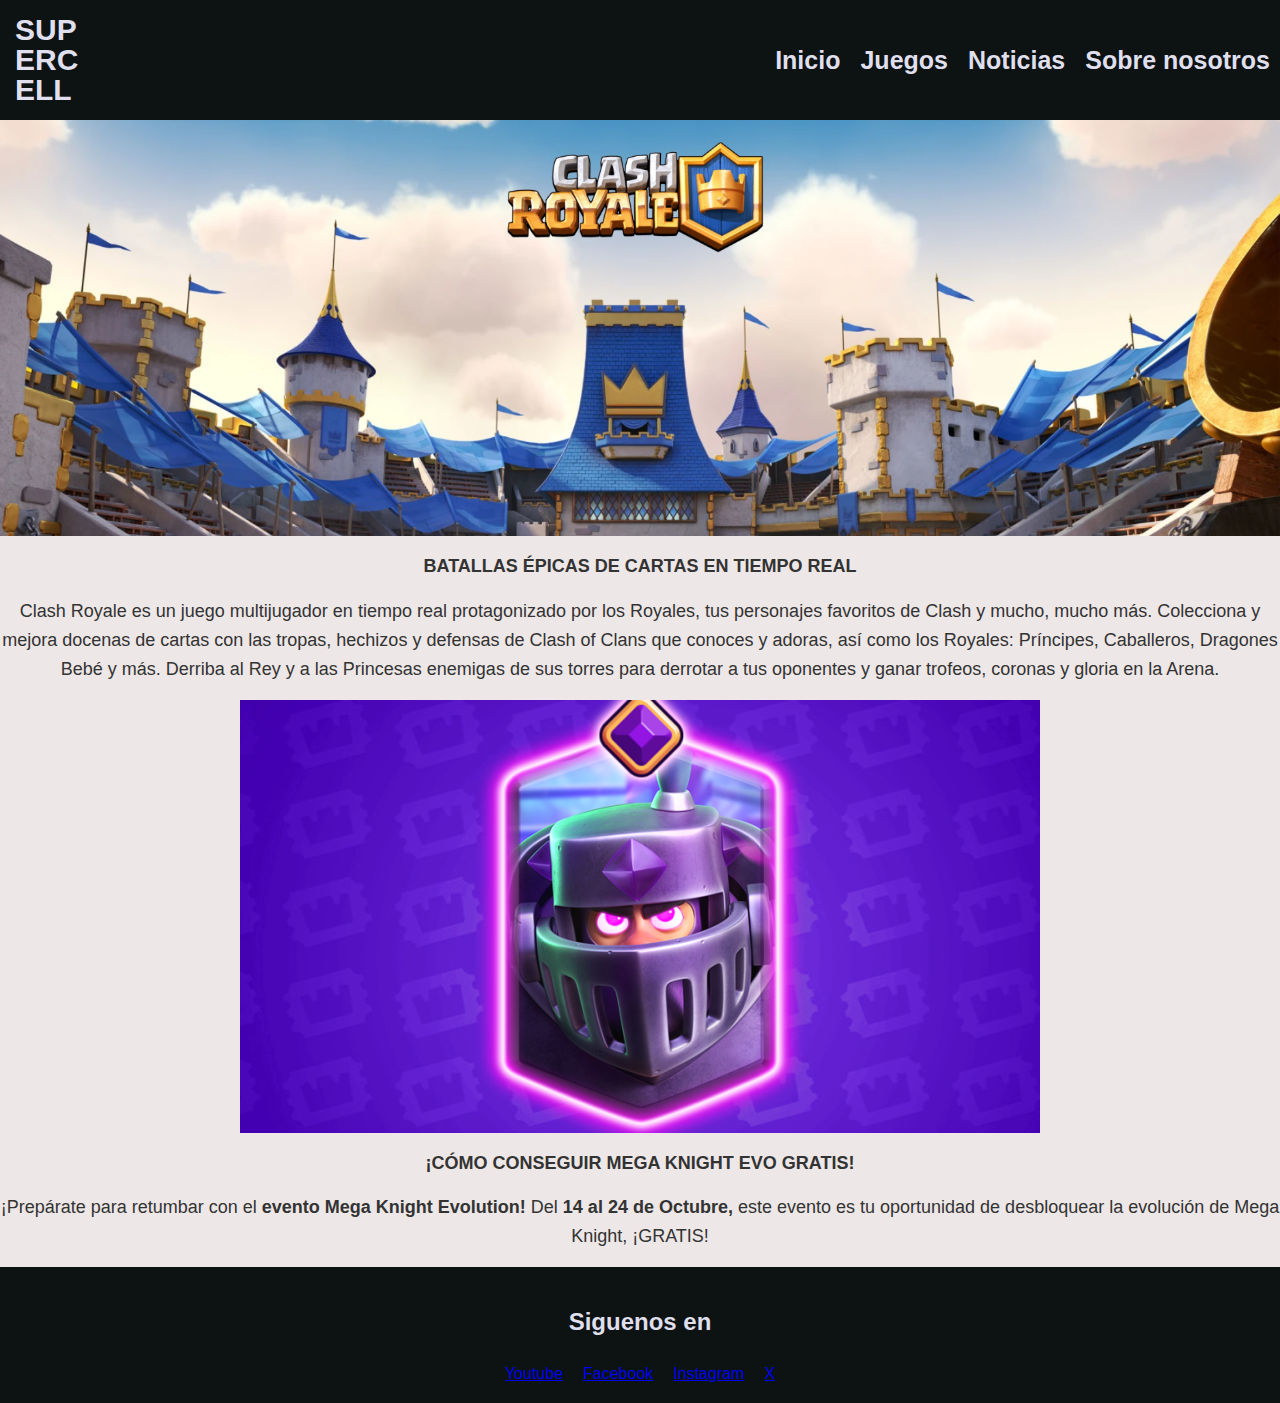
<file: pages/index.html>
<!DOCTYPE html>
<html lang="es">

<head>
    <meta charset="UTF-8">
    <meta name="viewport" content="width=device-width, initial-scale=1.0">
    <link rel="stylesheet" href="../CSS/style.css">
    <title>Clash Royale</title>

</head>

<body>
    <header>
        <h1>SUP<br>ERC<br>ELL</h1>
        <nav>
            <ul>
                <li><a href="../pages/index.html">Inicio</a></li>
                <li><a href="../pages/juegos.html">Juegos</a></li>
                <li><a href="../pages/noticias.html">Noticias</a></li>
                <li><a href="../pages/sobrenosotros.html">Sobre nosotros</a></li>
            </ul>
        </nav>
    </header>
    <main>
        <section>
            <img src="../img/Captura de pantalla 2024-09-24 193025.png" alt="">
            <p><strong>BATALLAS ÉPICAS DE CARTAS EN TIEMPO REAL</strong></p>
            <p>Clash Royale es un juego multijugador en tiempo real protagonizado por los Royales, tus personajes
                favoritos de Clash y mucho, mucho más. Colecciona y mejora docenas de cartas con las tropas, hechizos y
                defensas de Clash of Clans que conoces y adoras, así como los Royales: Príncipes, Caballeros, Dragones
                Bebé y más. Derriba al Rey y a las Princesas enemigas de sus torres para derrotar a tus oponentes y
                ganar trofeos, coronas y gloria en la Arena.</p>
            <img src="../img/Untitled-1.webp" alt="">

            <p><strong>¡CÓMO CONSEGUIR MEGA KNIGHT EVO GRATIS!</strong></p>

            <p>¡Prepárate para retumbar con el <strong>evento Mega Knight Evolution!</strong> Del <strong>14 al 24 de
                    Octubre,</strong> este evento es tu
                oportunidad de desbloquear la evolución de Mega Knight, ¡GRATIS!</p>
        </section>
    </main>
    <footer>
        <h2>Siguenos en </h2>
        <ul>
            <li><a href="https://www.youtube.com/supercell">Youtube</a></li>
            <li><a href="https://www.facebook.com/supercell">Facebook</a></li>
            <li><a href="https://www.instagram.com/supercell/">Instagram</a></li>
            <li><a href="https://x.com/supercell">X</a></li>

        </ul>
    </footer>
</body>

</html>
</file>
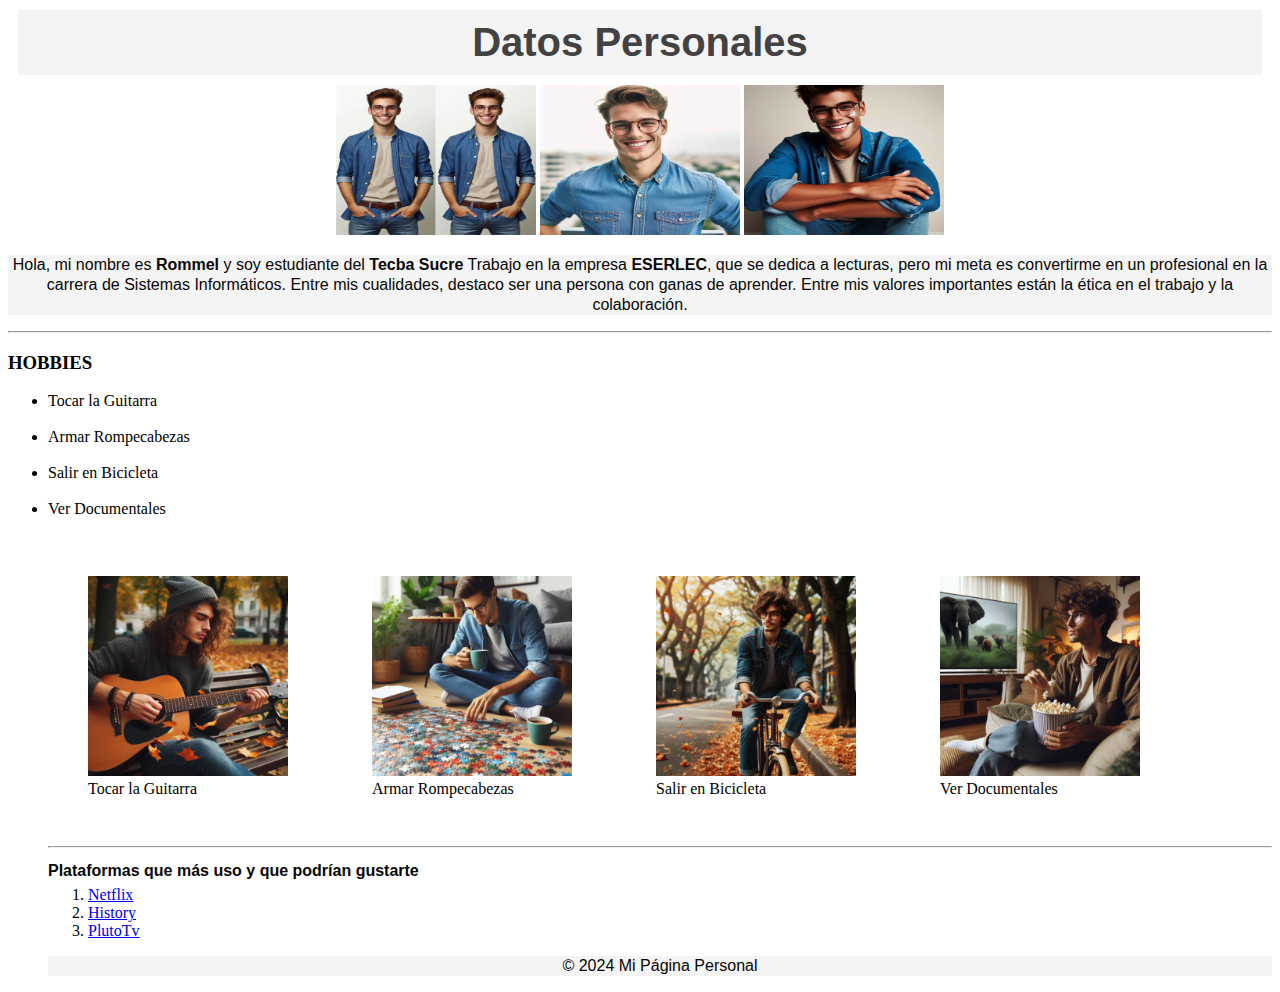
<file: 1 parcial/Mi página personal.html>
<!DOCTYPE html>
<html lang="es">

<head>
    <meta charset="UTF-8">
    <meta name="viewport" content="width=device-width, initial-scale=1.0">
    <link rel="stylesheet" href="CCS/style.css">
    <title>Datos Personales</title>

</head>

<body>
    <h1>Datos Personales</h1>

    <center>
        <img src="Foto1.jpeg" alt="imagen 2" width="200
        " height="150">
        <img src="Foto2.jpeg" alt="imagen 1" width="200
    " height="150">
        <img src="Foto3.jpeg" alt="imagen 3" width="200
            " height="150">
    </center>


    <p>Hola, mi nombre es <strong>Rommel</strong> y soy estudiante del <strong>Tecba Sucre</strong> Trabajo en la
        empresa <strong>ESERLEC</strong>, que se dedica a
        lecturas, pero mi meta es convertirme en un profesional en la carrera de Sistemas Informáticos. Entre mis
        cualidades, destaco ser una persona con ganas de aprender. Entre mis valores importantes están la ética en el
        trabajo y la colaboración.
    </p>
    <hr>
    <h3>HOBBIES</h3>

    </ul>

    <ul>
        <li>Tocar la Guitarra</li><br>
        <li>Armar Rompecabezas</li><br>
        <li>Salir en Bicicleta</li><br>
        <li>Ver Documentales</li><br>


        <figure>
            <img src="Foto4.jpeg" alt="imagen 4" width="200">
            <figcaption>Tocar la Guitarra</figcaption>
        </figure>
        <figure>
            <img src="Foto5.jpeg" alt="imagen 5" width="200">
            <figcaption>Armar Rompecabezas</figcaption>
        </figure>
        <figure>
            <img src="Foto6.jpeg" alt="imagen 6" width="200">
            <figcaption>Salir en Bicicleta</figcaption>
        </figure>
        <figure>
            <img src="Foto7.jpeg" alt="imagen 7" width="200">
            <figcaption>Ver Documentales</figcaption>
        </figure>


        <hr>
        <strong>
            <p1>Plataformas que más uso y que podrían gustarte</p2>
        </strong>
        <ol>
            <li> <a href="https://www.netflix.com/">
                    Netflix </a></li>
            <li><a href=https://www.youtube.com/results?search_query=history+channel+en+espa%C3%B1ol">
                    History </a></li>
            <li><a href="https://pluto.tv/latam/live-tv">
                    PlutoTv </a></li>
        </ol>
        <p>© 2024 Mi Página Personal</p>


</body>

</html>
</file>
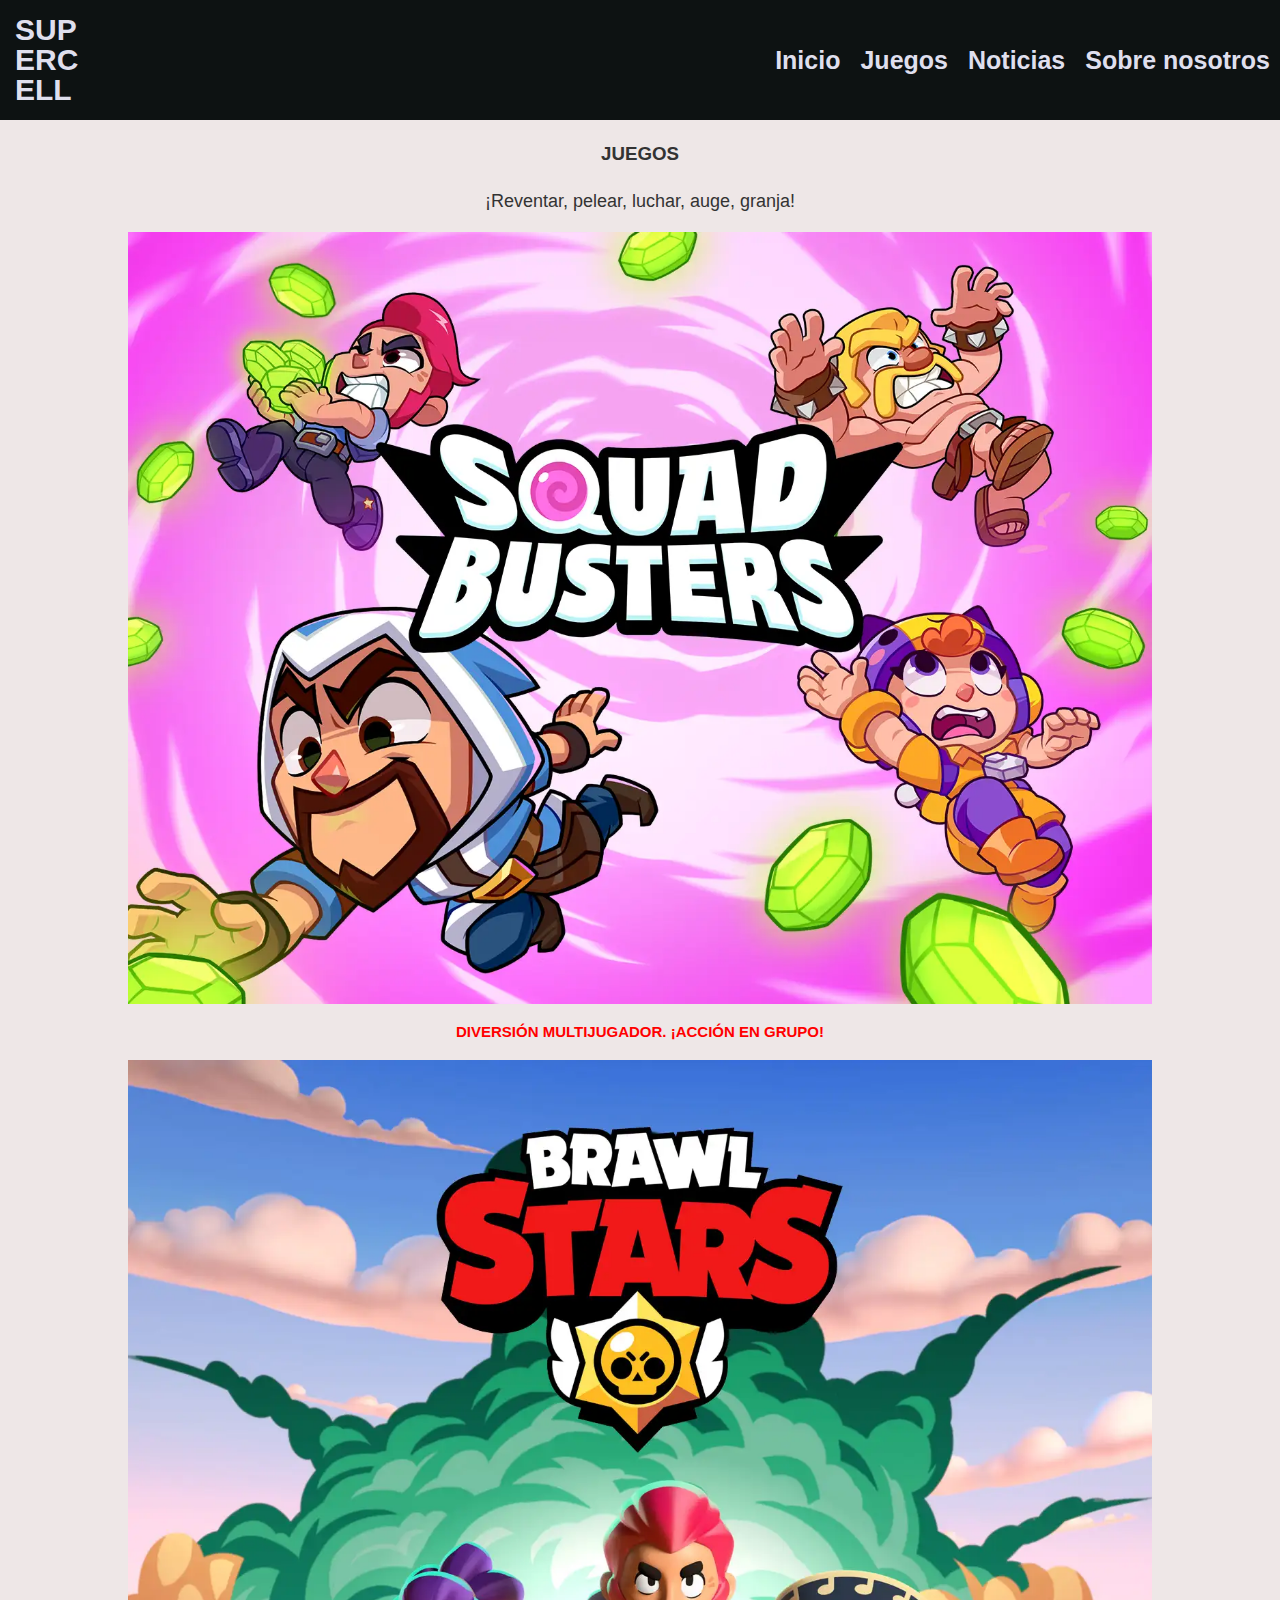
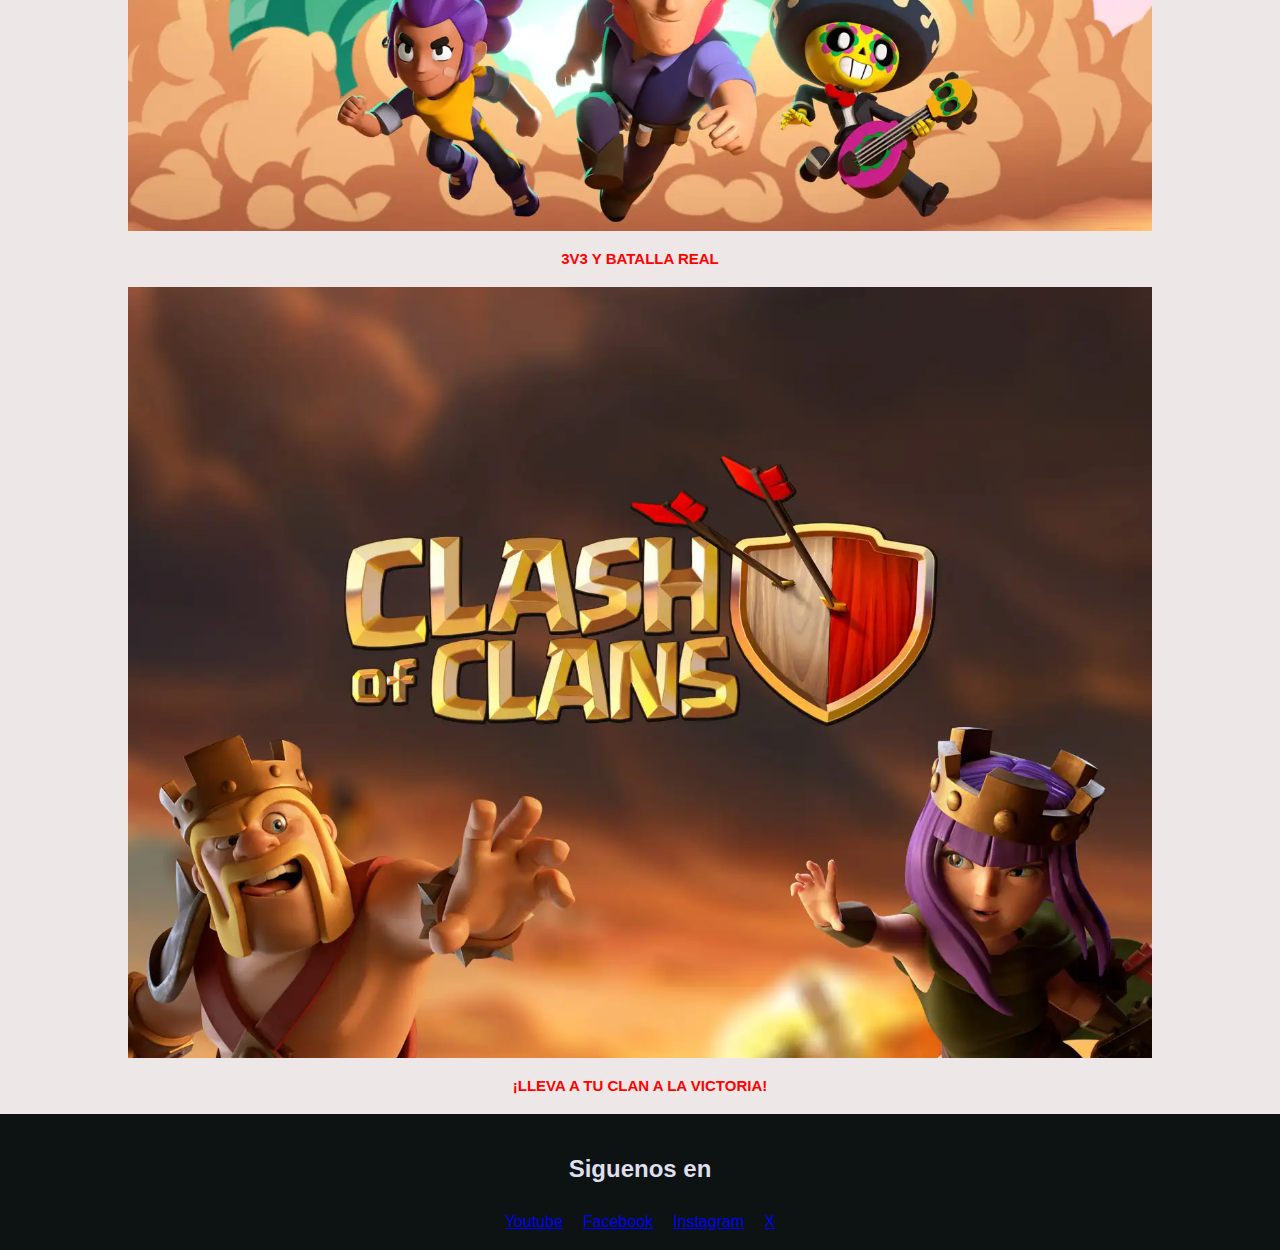
<file: pages/juegos.html>
<!DOCTYPE html>
<html lang="es">

<head>
    <meta charset="UTF-8">
    <meta name="viewport" content="width=device-width, initial-scale=1.0">
    <link rel="stylesheet" href="../CSS/style.css">
    <title>Clash Royale</title>

</head>

<body>
    <header>
        <h1>SUP<br>ERC<br>ELL</h1>
        <nav>
            <ul>
                <li><a href="../pages/index.html">Inicio</a></li>
                <li><a href="../pages/juegos.html">Juegos</a></li>
                <li><a href="../pages/noticias.html">Noticias</a></li>
                <li><a href="../pages/sobrenosotros.html">Sobre nosotros</a></li>
            </ul>
        </nav>
    </header>
    <main>
        <section>
            <center>
                <strong>
                    <h3><strong>JUEGOS</strong></h3>
                </strong>
                <p>¡Reventar, pelear, luchar, auge, granja!</p>
            </center>
        </section>
        <section class="contenido">
            <img src="../img/squadbusters..webp" alt="">
            <strong>
                <p>DIVERSIÓN MULTIJUGADOR. ¡ACCIÓN EN GRUPO!</p>
            </strong>
        </section>
        <section class="contenido">
            <img src="../img/brawlstars..webp" alt="">
            <strong>
                <p>3V3 Y BATALLA REAL</p>
            </strong>
        </section>
        <section class="contenido">
            <img src="../img/clashofclans..webp" alt="">
            <strong>
                <p>¡LLEVA A TU CLAN A LA VICTORIA!</p>
            </strong>
        </section>
    </main>
    <footer>
        <h2>Siguenos en </h2>
        <ul>
            <li><a href="https://www.youtube.com/supercell">Youtube</a></li>
            <li><a href="https://www.facebook.com/supercell">Facebook</a></li>
            <li><a href="https://www.instagram.com/supercell/">Instagram</a></li>
            <li><a href="https://x.com/supercell">X</a></li>

        </ul>
    </footer>
</body>

</html>
</file>
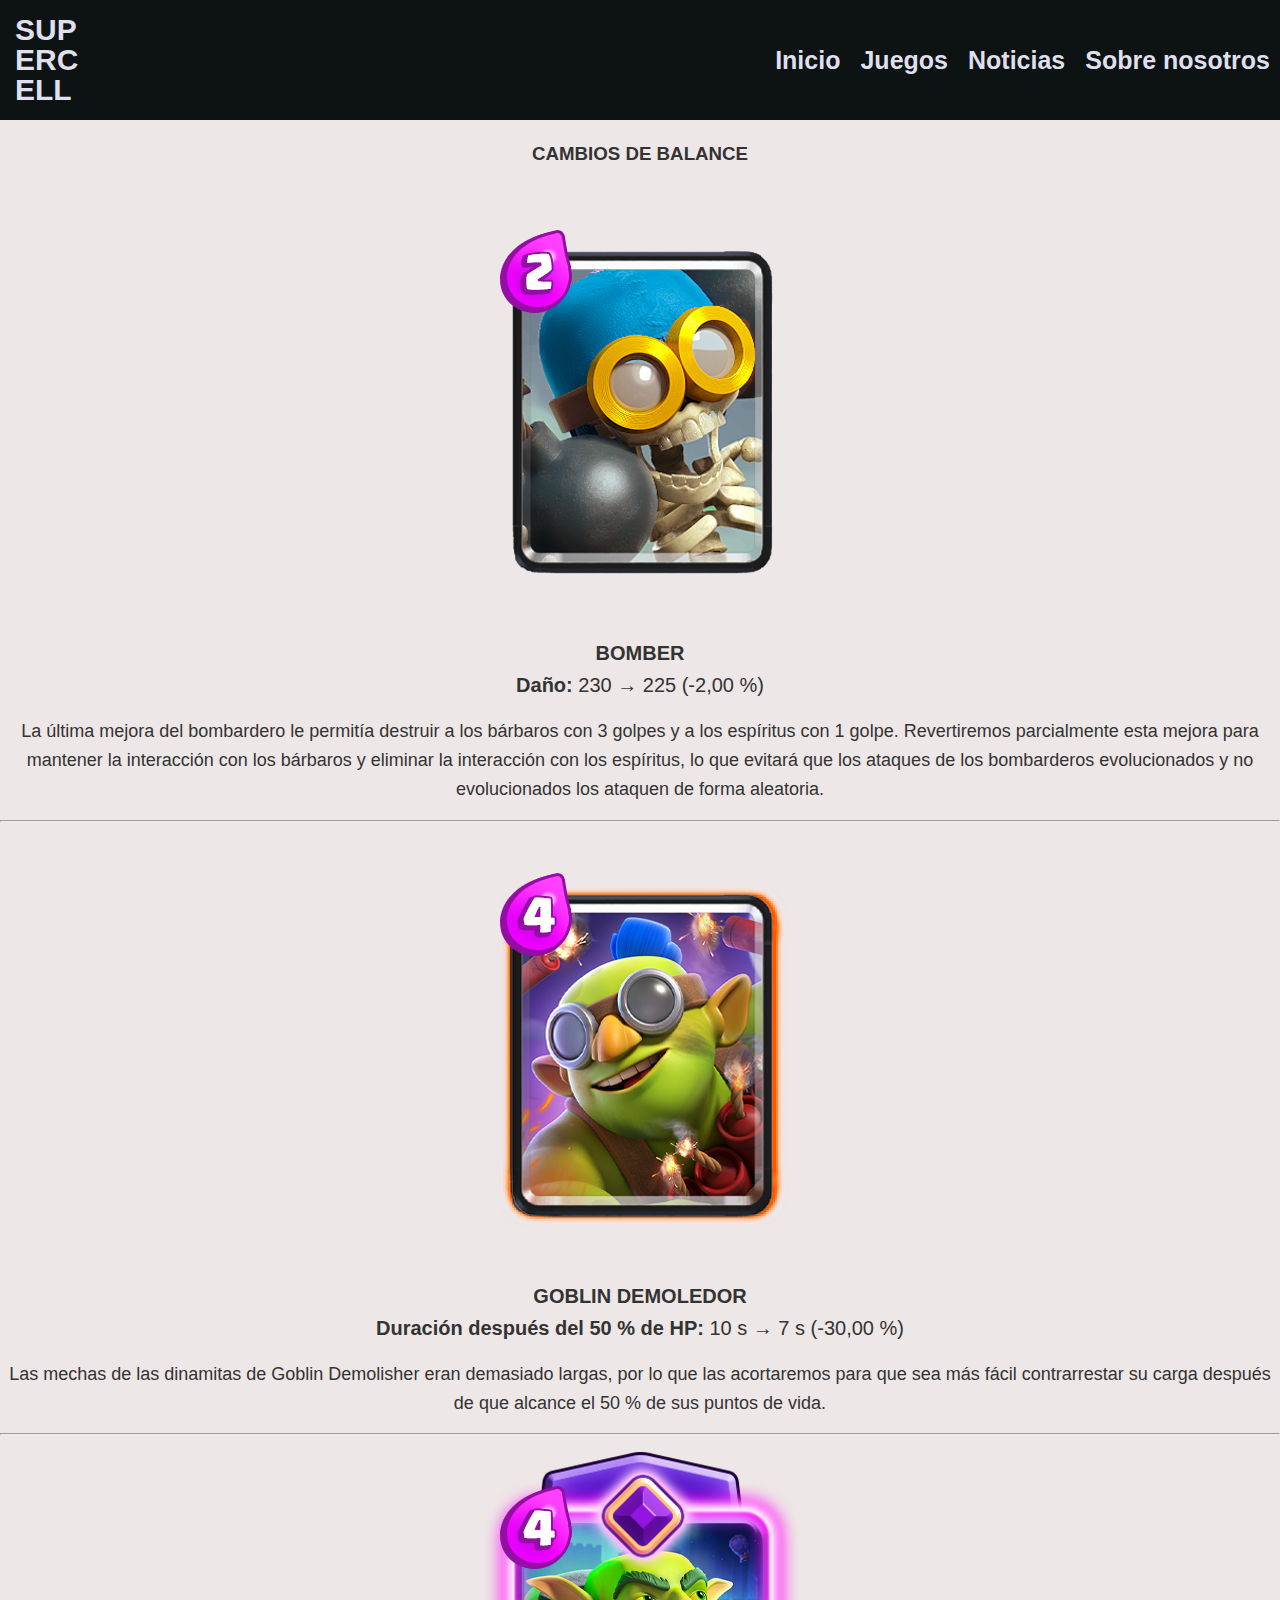
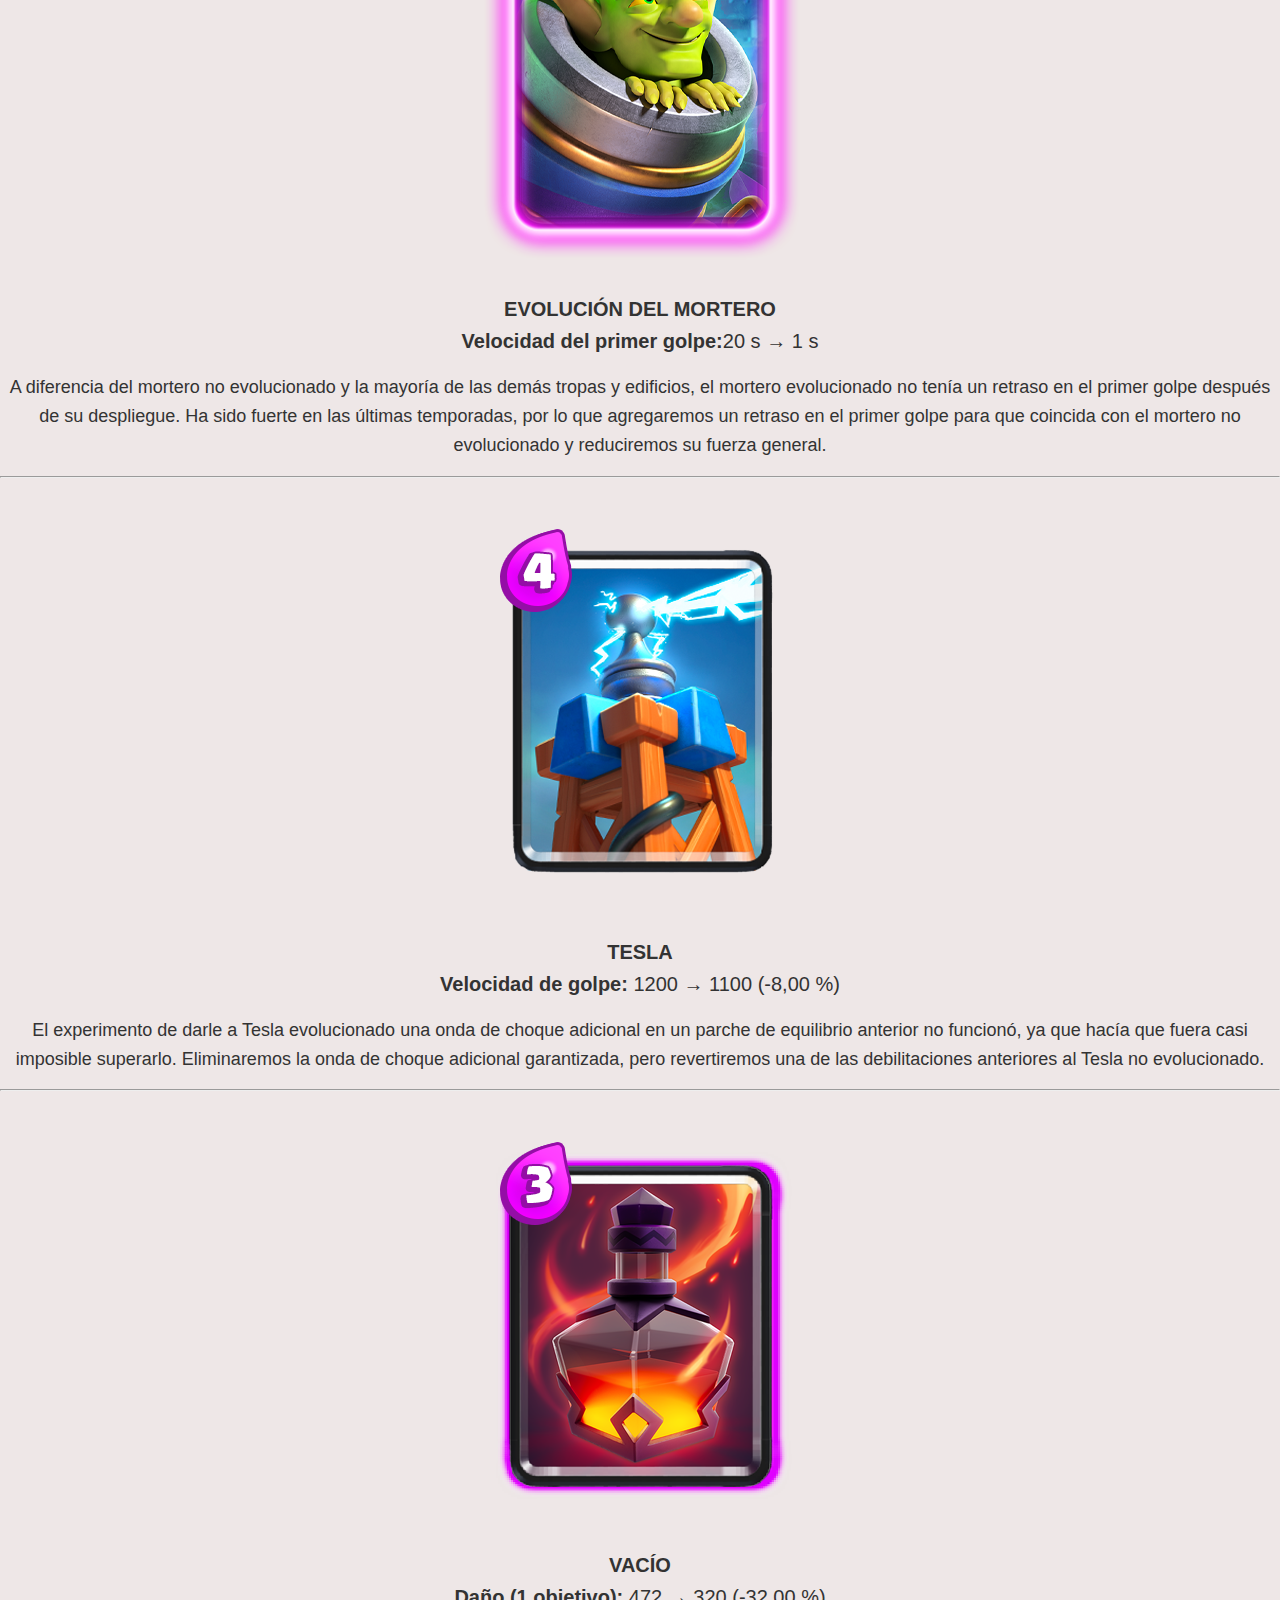
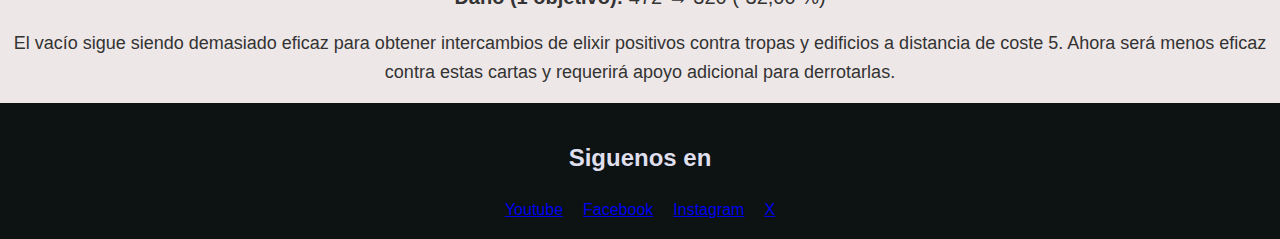
<file: pages/noticias.html>
<!DOCTYPE html>
<html lang="es">

<head>
    <meta charset="UTF-8">
    <meta name="viewport" content="width=device-width, initial-scale=1.0">
    <link rel="stylesheet" href="../CSS/style.css">
    <title>Clash Royale</title>

</head>

<body>
    <header>
        <h1>SUP<br>ERC<br>ELL</h1>
        <nav>
            <ul>
                <li><a href="../pages/index.html">Inicio</a></li>
                <li><a href="../pages/juegos.html">Juegos</a></li>
                <li><a href="../pages/noticias.html">Noticias</a></li>
                <li><a href="../pages/sobrenosotros.html">Sobre nosotros</a></li>
            </ul>
        </nav>
    </header>
    <main>
        <center><strong>
                <h3>CAMBIOS DE BALANCE</h3>
            </strong></center>
        <section class="content">
            <img src="../img/bomber.webp" alt="">
            <p><strong>BOMBER <br> Daño: </strong>230 → 225 (-2,00 %)</p>
        </section>
        <p>La última mejora del bombardero le permitía destruir a los bárbaros con 3 golpes y a los espíritus con 1
            golpe. Revertiremos parcialmente esta mejora para mantener la interacción con los bárbaros y eliminar la
            interacción con los espíritus, lo que evitará que los ataques de los bombarderos evolucionados y no
            evolucionados los ataquen de forma aleatoria.</p>
        <hr>
        <section class="content">
            <img src="../img/goblindemolisher.webp" alt="">
            <p><strong>GOBLIN DEMOLEDOR <br>Duración después del 50 % de HP: </strong>10 s → 7 s (-30,00 %)</p>
        </section>
        <p>Las mechas de las dinamitas de Goblin Demolisher eran demasiado largas, por lo que las acortaremos para que
            sea más fácil contrarrestar su carga después de que alcance el 50 % de sus puntos de vida.</p>
        <hr>
        <section class="content">
            <img src="../img/mortarevolution.webp" alt="">
            <p><strong>EVOLUCIÓN DEL MORTERO <br> Velocidad del primer golpe:</strong>20 s → 1 s</p>
        </section>
        <p>
            A diferencia del mortero no evolucionado y la mayoría de las demás tropas y edificios, el mortero
            evolucionado no tenía un retraso en el primer golpe después de su despliegue. Ha sido fuerte en las últimas
            temporadas, por lo que agregaremos un retraso en el primer golpe para que coincida con el mortero no
            evolucionado y reduciremos su fuerza general.
        </p>
        <hr>
        <section class="content">
            <img src="../img/tesla.webp" alt="">
            <p><strong>TESLA <br> Velocidad de golpe: </strong>1200 → 1100 (-8,00 %)</p>
        </section>
        <p>
            El experimento de darle a Tesla evolucionado una onda de choque adicional en un parche de equilibrio
            anterior no funcionó, ya que hacía que fuera casi imposible superarlo. Eliminaremos la onda de choque
            adicional garantizada, pero revertiremos una de las debilitaciones anteriores al Tesla no evolucionado.
        </p>
        <hr>
        <section class="content">
            <img src="../img/void.webp" alt="">
            <p><strong>VACÍO <br> Daño (1 objetivo): </strong>472 → 320 (-32,00 %)</p>
        </section>
        <p>
            El vacío sigue siendo demasiado eficaz para obtener intercambios de elixir positivos contra tropas y
            edificios a distancia de coste 5. Ahora será menos eficaz contra estas cartas y requerirá apoyo adicional
            para derrotarlas.
        </p>


    </main>
    <footer>
        <h2>Siguenos en </h2>
        <ul>
            <li><a href="https://www.youtube.com/supercell">Youtube</a></li>
            <li><a href="https://www.facebook.com/supercell">Facebook</a></li>
            <li><a href="https://www.instagram.com/supercell/">Instagram</a></li>
            <li><a href="https://x.com/supercell">X</a></li>

        </ul>
    </footer>
</body>

</html>
</file>
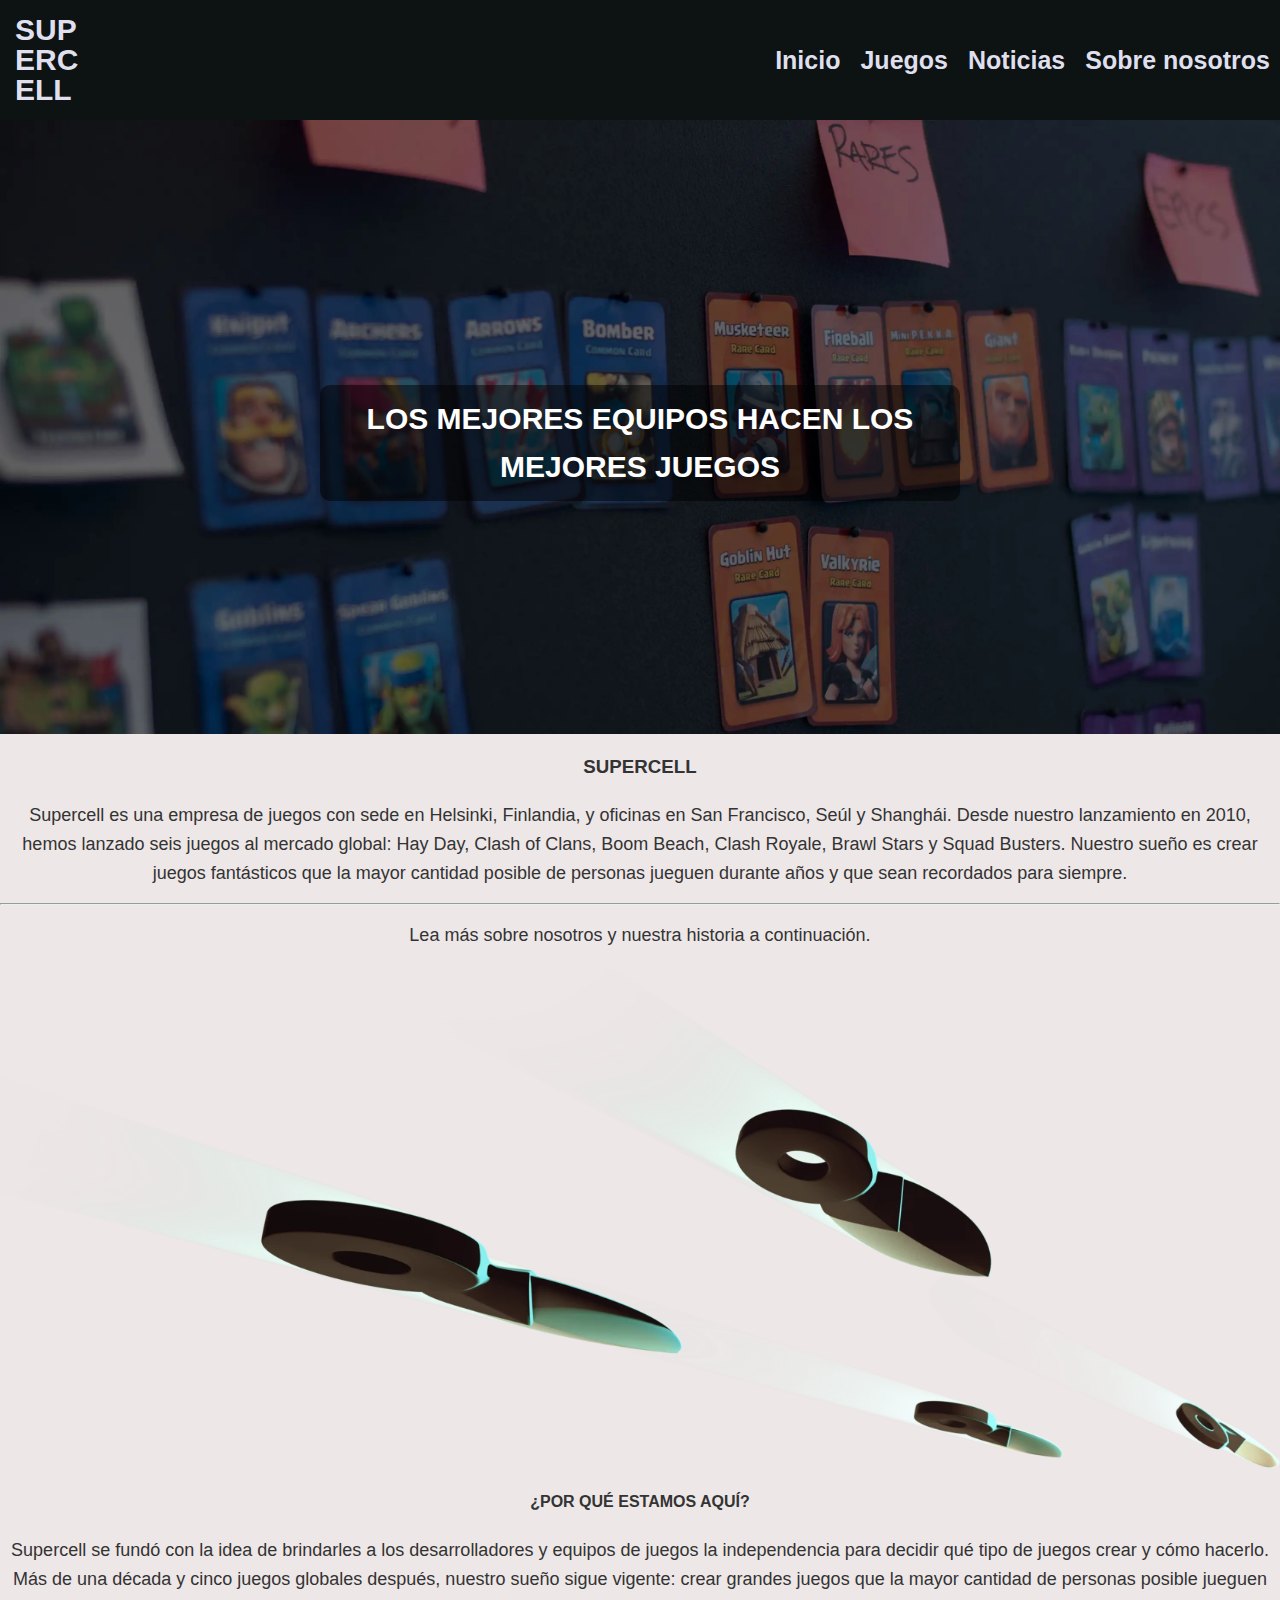
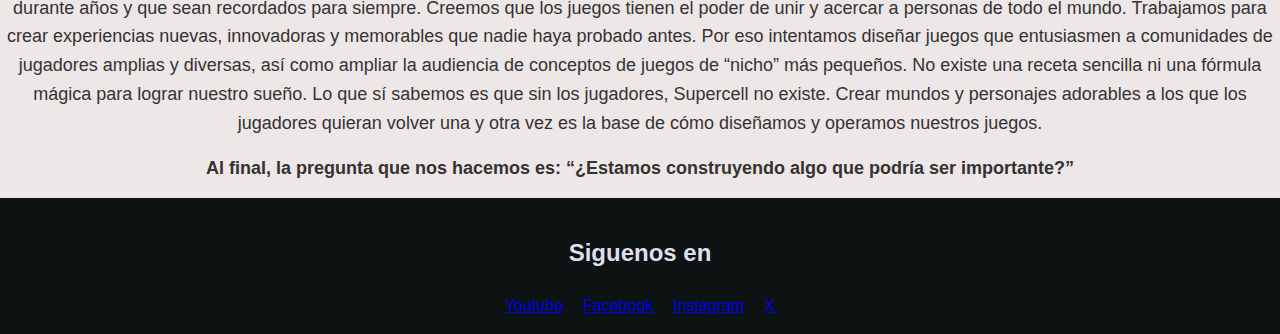
<file: pages/sobrenosotros.html>
<!DOCTYPE html>
<html lang="es">

<head>
    <meta charset="UTF-8">
    <meta name="viewport" content="width=device-width, initial-scale=1.0">
    <link rel="stylesheet" href="../CSS/style.css">
    <title>Clash Royale</title>

</head>

<body>
    <header>
        <h1>SUP<br>ERC<br>ELL</h1>
        <nav>
            <ul>
                <li><a href="../pages/index.html">Inicio</a></li>
                <li><a href="../pages/juegos.html">Juegos</a></li>
                <li><a href="../pages/noticias.html">Noticias</a></li>
                <li><a href="../pages/sobrenosotros.html">Sobre nosotros</a></li>
            </ul>
        </nav>
    </header>
    <main>

        <section class="image-container">
            <img src="../img/Sobrenosotros.webp" alt="">
            <p class="centered-text">
                <strong>LOS MEJORES EQUIPOS HACEN LOS MEJORES JUEGOS</strong>
            </p>
        </section>
        <section>
            <center><h3>SUPERCELL</h3></center>
            <p>
                Supercell es una empresa de juegos con sede en Helsinki, Finlandia, y oficinas en San Francisco, Seúl y
                Shanghái. Desde nuestro lanzamiento en 2010, hemos lanzado seis juegos al mercado global: Hay Day, Clash
                of Clans, Boom Beach, Clash Royale, Brawl Stars y Squad Busters. Nuestro sueño es crear juegos
                fantásticos que la mayor cantidad posible de personas jueguen durante años y que sean recordados para
                siempre.
            </p>
            <hr>
            <p>Lea más sobre nosotros y nuestra historia a continuación.</p>
        </section>
        <section>
            <img src="../img/bg_ourstory_top.webp" alt="">

            <center>
                <h4>¿POR QUÉ ESTAMOS AQUÍ?</h4>
            </center>
            <P>
                Supercell se fundó con la idea de brindarles a los desarrolladores y equipos de juegos la independencia
                para decidir qué tipo de juegos crear y cómo hacerlo. Más de una década y cinco juegos globales después,
                nuestro sueño sigue vigente: crear grandes juegos que la mayor cantidad de personas posible jueguen
                durante años y que sean recordados para siempre.

                Creemos que los juegos tienen el poder de unir y acercar a personas de todo el mundo. Trabajamos para
                crear experiencias nuevas, innovadoras y memorables que nadie haya probado antes. Por eso intentamos
                diseñar juegos que entusiasmen a comunidades de jugadores amplias y diversas, así como ampliar la
                audiencia de conceptos de juegos de “nicho” más pequeños.

                No existe una receta sencilla ni una fórmula mágica para lograr nuestro sueño. Lo que sí sabemos es que
                sin los jugadores, Supercell no existe. Crear mundos y personajes adorables a los que los jugadores
                quieran volver una y otra vez es la base de cómo diseñamos y operamos nuestros juegos.
            </P>
            <p><strong>Al final, la pregunta que nos hacemos es: “¿Estamos construyendo algo que podría ser
                    importante?”</strong></p>
        </section>
    </main>
    <footer>
        <h2>Siguenos en </h2>
        <ul>
            <li><a href="https://www.youtube.com/supercell">Youtube</a></li>
            <li><a href="https://www.facebook.com/supercell">Facebook</a></li>
            <li><a href="https://www.instagram.com/supercell/">Instagram</a></li>
            <li><a href="https://x.com/supercell">X</a></li>

        </ul>
    </footer>
</body>

</html>
</file>
<file: CSS/style.css>
body {
    font-family: Arial, sans-serif;
    line-height: 1.6;
    margin: 0;
    padding: 0;
    background-color: #eee7e7;
    color: #333;
}

header {
    background-color: rgb(13, 18, 18);
    color: rgb(223, 223, 237);
    padding: 0%;
    display: flex;
    align-items: center;
    justify-content: space-between;
}

nav ul {
    list-style-type: none;
    padding: 0;
    margin: 0;
    display: flex;
    justify-content: flex-end;
}

nav ul li {
    margin: 0 10px;
    font-size: 25px;
}

nav ul li a {
    color: rgb(223, 223, 237);
    text-decoration: none;
    font-weight: bold;
}

nav ul li a:hover {
    text-decoration: underline;
}

h1 {
    font-family: Arial, Helvetica, sans-serif;
    font-size: 30px;
    line-height: 1;
    padding: 15px;
    margin: 0;
    flex-shrink: 0;
}
 img {
            max-width: 100%;
            height: auto;
            display: block;
            margin-left: auto;
            margin-right: auto;
}

p {
    font-size: 18px;
    text-align: center;
    margin: 1rem 0;
}

footer {
    background-color: rgb(13, 18, 18);
    color: rgb(223, 223, 237);
    padding: 1rem 0;
    text-align: center;
}

footer ul {
    list-style-type: none;
    padding: 0;
    margin: 0;
    display: flex;
    justify-content: center;
}

footer ul li {
    margin: 0 10px;
}

footer ul li a img {
    width: 30px;
    height: 30px;
}

.content {
    display: flex;
    align-items: center;
    flex-direction: column;
    text-align: center;
}

.content img {
    max-width: 40%;
    margin-left: center;
}

.content p {
    text-align:center;
    font-size: 20px;
    margin:0;
}
.contenido {
    display: flex;
    align-items: center;
    flex-direction: column;
    text-align: center;
}

.contenido img {
    max-width: 80%;
    margin-left: center;
}

.contenido p {
    text-align:center;
    font-size: 15px;
    margin:10;
    color: red;
}

.image-container {
    position: relative;
    text-align: center;
    color: white;
}


.centered-text {
    position: absolute;
    top: 50%;
    left: 50%;
    transform: translate(-50%, -50%);
    background-color: rgba(0, 0, 0, 0.5); /* Fondo semi-transparente */
    padding: 10px;
    border-radius: 10px;
    font-family: 'Segoe UI', Tahoma, Geneva, Verdana, sans-serif;
    font-size: 30px; /* Tamaño de la fuente */
}
</file>
<file: 1 parcial/CCS/style.css>
h1{
    font-size: 40px;
    text-align: center;
    color: rgb(67, 66, 66);
    background-color:  #f4f4f4;
    line-height: 45px;
    font-family: Arial, sans-serif;
    padding: 10px;
    margin: 10px;
}

p{
    text-align: center;
    color: rgb(7, 7, 7);
    background-color:  #f4f4f4;
    line-height: 20px;
    font-family: Arial, sans-serif;
    
}

p1{
    text-align: left;
    color: rgb(7, 7, 7);
    line-height: 30px;
    font-family: Arial, sans-serif;
    padding: 0;
    margin: 0;
    
}
figure {
    display: inline-block;
    margin: 40px;
}
</file>
